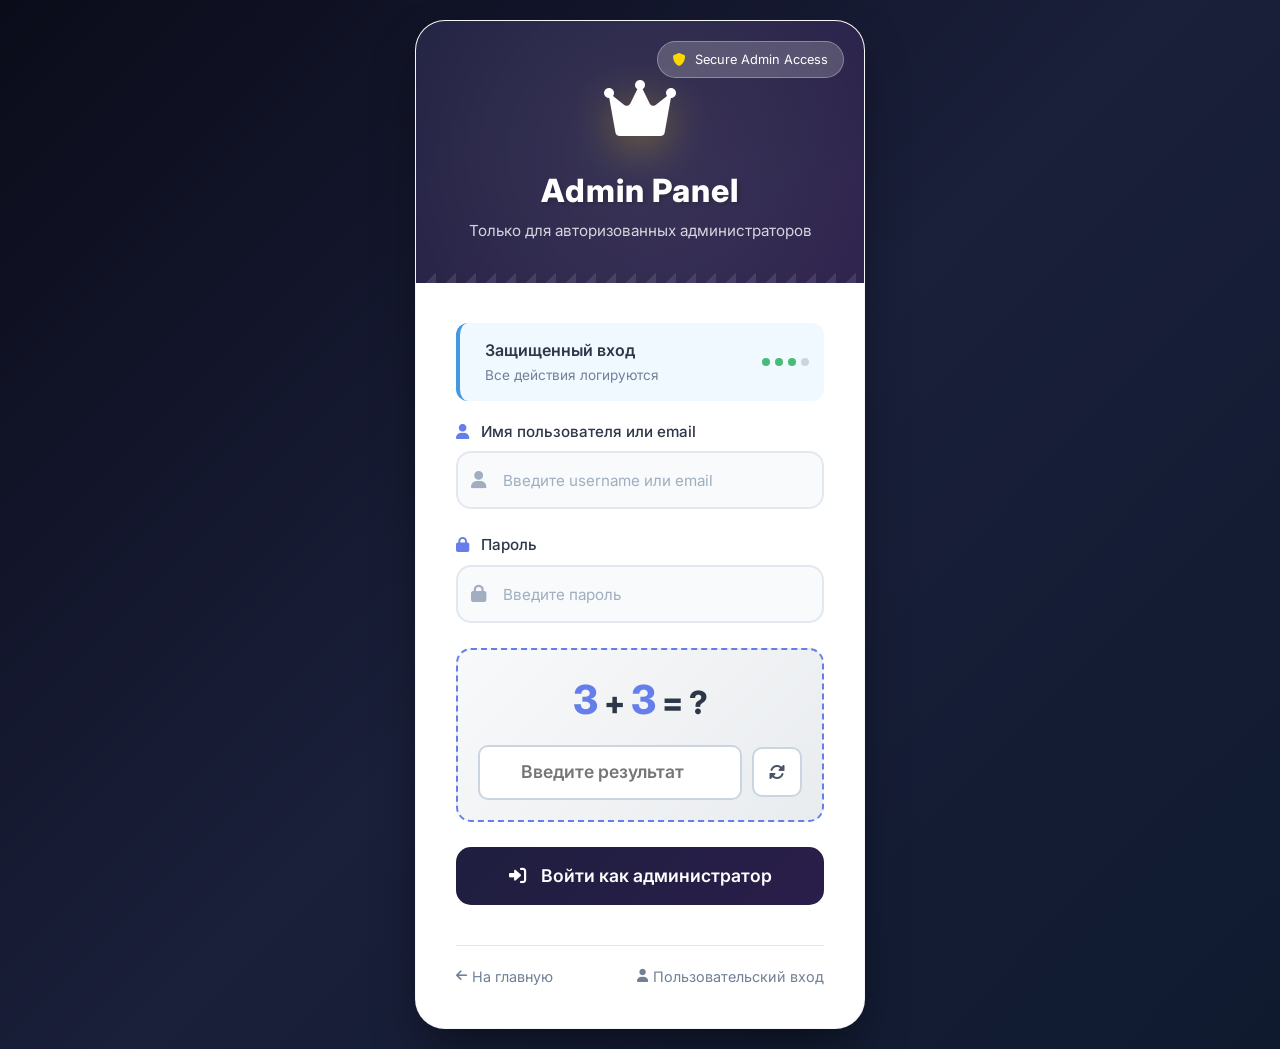
<file: admin_login.html>
<!DOCTYPE html>
<html lang="ru">
<head>
    <meta charset="UTF-8">
    <meta name="viewport" content="width=device-width, initial-scale=1.0">
    <title>Вход для администратора - ExtraService</title>
    <!-- Bootstrap CSS -->
    <link href="https://cdn.jsdelivr.net/npm/bootstrap@5.3.2/dist/css/bootstrap.min.css" rel="stylesheet">
    <!-- Font Awesome -->
    <link rel="stylesheet" href="https://cdnjs.cloudflare.com/ajax/libs/font-awesome/6.0.0-beta3/css/all.min.css">
    <!-- Google Fonts -->
    <link href="https://fonts.googleapis.com/css2?family=Inter:wght@300;400;500;600;700;800&display=swap" rel="stylesheet">
    <style>
        * {
            margin: 0;
            padding: 0;
            box-sizing: border-box;
        }

        body {
            font-family: 'Inter', sans-serif;
            background: linear-gradient(135deg, #0b0c1a 0%, #1a1f3a 50%, #0f1a2f 100%);
            min-height: 100vh;
            display: flex;
            align-items: center;
            justify-content: center;
            position: relative;
            overflow: hidden;
        }

        /* Анимированный фон */
        .background {
            position: absolute;
            width: 100%;
            height: 100%;
            overflow: hidden;
        }

        .background span {
            position: absolute;
            display: block;
            width: 20px;
            height: 20px;
            background: rgba(255, 255, 255, 0.05);
            animation: animate 25s linear infinite;
            bottom: -150px;
        }

        .background span:nth-child(1) {
            left: 25%;
            width: 80px;
            height: 80px;
            animation-delay: 0s;
        }

        .background span:nth-child(2) {
            left: 10%;
            width: 20px;
            height: 20px;
            animation-delay: 2s;
            animation-duration: 12s;
        }

        .background span:nth-child(3) {
            left: 70%;
            width: 20px;
            height: 20px;
            animation-delay: 4s;
        }

        .background span:nth-child(4) {
            left: 40%;
            width: 60px;
            height: 60px;
            animation-delay: 0s;
            animation-duration: 18s;
        }

        .background span:nth-child(5) {
            left: 65%;
            width: 20px;
            height: 20px;
            animation-delay: 0s;
        }

        .background span:nth-child(6) {
            left: 75%;
            width: 110px;
            height: 110px;
            animation-delay: 3s;
        }

        .background span:nth-child(7) {
            left: 35%;
            width: 150px;
            height: 150px;
            animation-delay: 7s;
        }

        .background span:nth-child(8) {
            left: 50%;
            width: 25px;
            height: 25px;
            animation-delay: 15s;
            animation-duration: 45s;
        }

        .background span:nth-child(9) {
            left: 20%;
            width: 15px;
            height: 15px;
            animation-delay: 2s;
            animation-duration: 35s;
        }

        .background span:nth-child(10) {
            left: 85%;
            width: 150px;
            height: 150px;
            animation-delay: 0s;
            animation-duration: 11s;
        }

        @keyframes animate {
            0% {
                transform: translateY(0) rotate(0deg);
                opacity: 1;
                border-radius: 0;
            }
            100% {
                transform: translateY(-1000px) rotate(720deg);
                opacity: 0;
                border-radius: 50%;
            }
        }

        /* Основной контейнер */
        .admin-container {
            position: relative;
            z-index: 10;
            width: 100%;
            max-width: 450px;
            margin: 20px;
        }

        /* Карточка входа */
        .admin-card {
            background: rgba(255, 255, 255, 0.95);
            backdrop-filter: blur(10px);
            border-radius: 30px;
            overflow: hidden;
            box-shadow: 0 25px 50px -12px rgba(0, 0, 0, 0.5);
            animation: fadeInUp 0.8s ease-out;
            border: 1px solid rgba(255, 255, 255, 0.2);
        }

        @keyframes fadeInUp {
            from {
                opacity: 0;
                transform: translateY(30px);
            }
            to {
                opacity: 1;
                transform: translateY(0);
            }
        }

        /* Шапка */
        .admin-header {
            background: linear-gradient(135deg, #1e1e3f 0%, #2a1e4a 100%);
            color: white;
            padding: 40px 30px;
            text-align: center;
            position: relative;
            overflow: hidden;
        }

        .admin-header::before {
            content: '';
            position: absolute;
            top: -50%;
            right: -50%;
            width: 200%;
            height: 200%;
            background: radial-gradient(circle, rgba(255,255,255,0.1) 0%, transparent 70%);
            animation: rotate 20s linear infinite;
        }

        .admin-header::after {
            content: '';
            position: absolute;
            bottom: -10px;
            left: 0;
            width: 100%;
            height: 20px;
            background: linear-gradient(135deg, transparent 50%, rgba(255,255,255,0.1) 50%);
            background-size: 20px 20px;
        }

        @keyframes rotate {
            from { transform: rotate(0deg); }
            to { transform: rotate(360deg); }
        }

        .crown-icon {
            font-size: 4rem;
            margin-bottom: 15px;
            filter: drop-shadow(0 10px 20px rgba(255,215,0,0.3));
            animation: pulse 2s infinite;
        }

        @keyframes pulse {
            0%, 100% { transform: scale(1); }
            50% { transform: scale(1.05); }
        }

        .admin-header h2 {
            font-weight: 800;
            font-size: 2rem;
            margin-bottom: 10px;
            letter-spacing: 1px;
            text-shadow: 2px 2px 4px rgba(0,0,0,0.3);
        }

        .admin-header p {
            opacity: 0.8;
            font-size: 0.95rem;
            margin-bottom: 0;
        }

        .security-badge-header {
            position: absolute;
            top: 20px;
            right: 20px;
            background: rgba(255,255,255,0.2);
            padding: 8px 15px;
            border-radius: 50px;
            font-size: 0.8rem;
            backdrop-filter: blur(5px);
            border: 1px solid rgba(255,255,255,0.3);
        }

        .security-badge-header i {
            margin-right: 5px;
            color: #ffd700;
        }

        /* Тело карточки */
        .admin-body {
            padding: 40px;
            background: white;
        }

        /* Форма */
        .form-group {
            margin-bottom: 25px;
            position: relative;
        }

        .form-group label {
            display: block;
            margin-bottom: 8px;
            font-weight: 500;
            color: #2d3748;
            font-size: 0.95rem;
        }

        .form-group label i {
            margin-right: 8px;
            color: #667eea;
        }

        .input-wrapper {
            position: relative;
        }

        .input-wrapper i {
            position: absolute;
            left: 15px;
            top: 50%;
            transform: translateY(-50%);
            color: #a0aec0;
            font-size: 1.1rem;
            transition: color 0.3s;
        }

        .input-wrapper input {
            width: 100%;
            padding: 15px 15px 15px 45px;
            border: 2px solid #e2e8f0;
            border-radius: 15px;
            font-size: 1rem;
            transition: all 0.3s;
            background: #f8fafc;
        }

        .input-wrapper input:focus {
            outline: none;
            border-color: #667eea;
            background: white;
            box-shadow: 0 0 0 4px rgba(102, 126, 234, 0.1);
        }

        .input-wrapper input:focus + i {
            color: #667eea;
        }

        .input-wrapper input::placeholder {
            color: #a0aec0;
            font-size: 0.95rem;
        }

        /* Капча */
        .captcha-container {
            background: linear-gradient(135deg, #f8f9fa 0%, #e9ecef 100%);
            border-radius: 15px;
            padding: 20px;
            margin-bottom: 25px;
            border: 2px dashed #667eea;
            text-align: center;
        }

        .captcha-question {
            font-size: 2rem;
            font-weight: 800;
            color: #2d3748;
            margin-bottom: 15px;
        }

        .captcha-question span {
            color: #667eea;
            font-size: 2.5rem;
        }

        .captcha-input-wrapper {
            display: flex;
            gap: 10px;
            align-items: center;
        }

        .captcha-input-wrapper input {
            flex: 1;
            padding: 12px;
            border: 2px solid #cbd5e0;
            border-radius: 10px;
            font-size: 1.1rem;
            text-align: center;
            font-weight: 600;
        }

        .captcha-input-wrapper input:focus {
            border-color: #667eea;
            outline: none;
        }

        .refresh-captcha {
            width: 50px;
            height: 50px;
            border: 2px solid #cbd5e0;
            border-radius: 10px;
            background: white;
            color: #4a5568;
            cursor: pointer;
            transition: all 0.3s;
            display: flex;
            align-items: center;
            justify-content: center;
        }

        .refresh-captcha:hover {
            background: #667eea;
            border-color: #667eea;
            color: white;
            transform: rotate(180deg);
        }

        /* Кнопка входа */
        .btn-admin-login {
            width: 100%;
            padding: 16px;
            background: linear-gradient(135deg, #1e1e3f 0%, #2a1e4a 100%);
            color: white;
            border: none;
            border-radius: 15px;
            font-size: 1.1rem;
            font-weight: 600;
            cursor: pointer;
            transition: all 0.3s;
            position: relative;
            overflow: hidden;
            margin-bottom: 20px;
        }

        .btn-admin-login::before {
            content: '';
            position: absolute;
            top: 0;
            left: -100%;
            width: 100%;
            height: 100%;
            background: linear-gradient(90deg, transparent, rgba(255,255,255,0.2), transparent);
            transition: left 0.5s;
        }

        .btn-admin-login:hover::before {
            left: 100%;
        }

        .btn-admin-login:hover {
            transform: translateY(-3px);
            box-shadow: 0 20px 30px -10px rgba(30, 30, 63, 0.5);
        }

        .btn-admin-login i {
            margin-right: 10px;
            transition: transform 0.3s;
        }

        .btn-admin-login:hover i {
            transform: translateX(5px);
        }

        /* Индикатор безопасности */
        .security-indicator {
            display: flex;
            align-items: center;
            gap: 10px;
            padding: 15px;
            background: #f0f9ff;
            border-radius: 12px;
            margin-bottom: 20px;
            border-left: 4px solid #4299e1;
        }

        .security-indicator i {
            font-size: 1.5rem;
            color: #4299e1;
        }

        .security-indicator .indicator-text {
            flex: 1;
        }

        .security-indicator .indicator-text .title {
            font-weight: 600;
            color: #2d3748;
            margin-bottom: 3px;
        }

        .security-indicator .indicator-text .subtitle {
            font-size: 0.85rem;
            color: #718096;
        }

        .security-level {
            display: flex;
            gap: 5px;
        }

        .level-dot {
            width: 8px;
            height: 8px;
            border-radius: 50%;
            background: #cbd5e0;
        }

        .level-dot.active {
            background: #48bb78;
            animation: pulse 1.5s infinite;
        }

        /* Дополнительные ссылки */
        .admin-links {
            display: flex;
            justify-content: space-between;
            margin-top: 20px;
            padding-top: 20px;
            border-top: 1px solid #e2e8f0;
        }

        .admin-links a {
            color: #718096;
            text-decoration: none;
            font-size: 0.9rem;
            transition: color 0.3s;
            display: flex;
            align-items: center;
            gap: 5px;
        }

        .admin-links a:hover {
            color: #1e1e3f;
        }

        .admin-links a i {
            font-size: 0.8rem;
        }

        /* Уведомления */
        .notification {
            position: fixed;
            top: 20px;
            right: 20px;
            z-index: 9999;
            animation: slideInRight 0.3s ease-out;
        }

        @keyframes slideInRight {
            from {
                transform: translateX(100%);
                opacity: 0;
            }
            to {
                transform: translateX(0);
                opacity: 1;
            }
        }

        .alert {
            border-radius: 12px;
            border: none;
            box-shadow: 0 10px 30px rgba(0,0,0,0.15);
            padding: 15px 25px;
        }

        /* Адаптивность */
        @media (max-width: 480px) {
            .admin-body {
                padding: 25px;
            }
            
            .admin-header {
                padding: 30px 20px;
            }
            
            .admin-header h2 {
                font-size: 1.5rem;
            }
            
            .captcha-question {
                font-size: 1.5rem;
            }
        }
    </style>
</head>
<body>
    <!-- Анимированный фон -->
    <div class="background">
        <span></span>
        <span></span>
        <span></span>
        <span></span>
        <span></span>
        <span></span>
        <span></span>
        <span></span>
        <span></span>
        <span></span>
    </div>

    <!-- Контейнер для уведомлений -->
    <div id="notificationContainer" class="notification" style="display: none;"></div>

    <!-- Основной контент -->
    <div class="admin-container">
        <div class="admin-card">
            <!-- Шапка -->
            <div class="admin-header">
                <div class="security-badge-header">
                    <i class="fas fa-shield-alt"></i>
                    <span>Secure Admin Access</span>
                </div>
                <div class="crown-icon">
                    <i class="fas fa-crown"></i>
                </div>
                <h2>Admin Panel</h2>
                <p>Только для авторизованных администраторов</p>
            </div>

            <!-- Тело -->
            <div class="admin-body">
                <!-- Индикатор безопасности -->
                <div class="security-indicator">
                                        <i class="fas fa-shield-halved"></i>
                    <div class="indicator-text">
                        <div class="title">Защищенный вход</div>
                        <div class="subtitle">Все действия логируются</div>
                    </div>
                    <div class="security-level">
                        <span class="level-dot active"></span>
                        <span class="level-dot active"></span>
                        <span class="level-dot active"></span>
                        <span class="level-dot"></span>
                    </div>
                </div>

                <!-- Форма входа -->
                <form id="adminLoginForm" action="admin_login_process.php" method="POST">
                    <!-- Поле для имени пользователя -->
                    <div class="form-group">
                        <label>
                            <i class="fas fa-user"></i>
                            Имя пользователя или email
                        </label>
                        <div class="input-wrapper">
                            <i class="fas fa-user"></i>
                            <input type="text" 
                                   name="username" 
                                   id="username"
                                   placeholder="Введите username или email"
                                   required
                                   autocomplete="off"
                                   value="">
                        </div>
                    </div>

                    <!-- Поле для пароля -->
                    <div class="form-group">
                        <label>
                            <i class="fas fa-lock"></i>
                            Пароль
                        </label>
                        <div class="input-wrapper">
                            <i class="fas fa-lock"></i>
                            <input type="password" 
                                   name="password" 
                                   id="password"
                                   placeholder="Введите пароль"
                                   required
                                   autocomplete="off">
                        </div>
                    </div>

                    <!-- Капча -->
                    <div class="captcha-container">
                        <div class="captcha-question">
                            <span id="num1">7</span> + <span id="num2">3</span> = ?
                        </div>
                        <div class="captcha-input-wrapper">
                            <input type="number" 
                                   name="captcha" 
                                   id="captcha"
                                   placeholder="Введите результат"
                                   required
                                   min="2"
                                   max="20">
                            <button type="button" class="refresh-captcha" onclick="refreshCaptcha()">
                                <i class="fas fa-sync-alt"></i>
                            </button>
                        </div>
                    </div>

                    <!-- Кнопка входа -->
                    <button type="submit" class="btn-admin-login" id="submitBtn">
                        <i class="fas fa-sign-in-alt"></i>
                        Войти как администратор
                    </button>

                    <!-- Информация о попытках -->
                    <div class="attempts-info" id="attemptsInfo" style="display: none;">
                        <i class="fas fa-clock"></i>
                        <span>Осталось попыток: <span id="attemptsLeft">5</span></span>
                    </div>
                </form>

                <!-- Дополнительные ссылки -->
                <div class="admin-links">
                    <a href="index.php">
                        <i class="fas fa-arrow-left"></i>
                        На главную
                    </a>
                    <a href="login.php">
                        <i class="fas fa-user"></i>
                        Пользовательский вход
                    </a>
                </div>

                <!-- Информация о последнем входе (будет заполняться через JS) -->
                <div class="last-login" id="lastLoginInfo" style="display: none;">
                    <hr>
                    <div class="text-center text-muted small">
                        <i class="fas fa-history"></i>
                        <span id="lastLoginText"></span>
                    </div>
                </div>
            </div>
        </div>
    </div>

    <!-- Модальное окно подтверждения -->
    <div class="modal fade" id="confirmModal" tabindex="-1">
        <div class="modal-dialog">
            <div class="modal-content">
                <div class="modal-header" style="background: linear-gradient(135deg, #1e1e3f 0%, #2a1e4a 100%); color: white;">
                    <h5 class="modal-title">
                        <i class="fas fa-shield-alt me-2"></i>
                        Подтверждение входа
                    </h5>
                    <button type="button" class="btn-close btn-close-white" data-bs-dismiss="modal"></button>
                </div>
                <div class="modal-body">
                    <div class="text-center mb-4">
                        <i class="fas fa-crown" style="font-size: 3rem; color: #ffd700;"></i>
                    </div>
                    
                    <p class="mb-3">Вы пытаетесь войти в административную панель.</p>
                    
                    <div class="security-details" style="background: #f8f9fa; padding: 15px; border-radius: 10px; margin-bottom: 20px;">
                        <div class="d-flex justify-content-between mb-2">
                            <span class="text-muted">IP адрес:</span>
                            <span class="fw-bold" id="userIP">192.168.1.100</span>
                        </div>
                        <div class="d-flex justify-content-between mb-2">
                            <span class="text-muted">Браузер:</span>
                            <span class="fw-bold" id="userBrowser">Chrome</span>
                        </div>
                        <div class="d-flex justify-content-between mb-2">
                            <span class="text-muted">Время:</span>
                            <span class="fw-bold" id="currentTime">12:34:56</span>
                        </div>
                        <div class="d-flex justify-content-between">
                            <span class="text-muted">Дата:</span>
                            <span class="fw-bold" id="currentDate">19.03.2026</span>
                        </div>
                    </div>
                    
                    <div class="alert alert-warning">
                        <i class="fas fa-exclamation-triangle me-2"></i>
                        Все действия в админ-панели логируются!
                    </div>
                </div>
                <div class="modal-footer">
                    <button type="button" class="btn btn-secondary" data-bs-dismiss="modal">
                        <i class="fas fa-times me-2"></i>Отмена
                    </button>
                    <button type="button" class="btn btn-primary" onclick="submitAdminForm()" id="confirmSubmitBtn">
                        <i class="fas fa-check me-2"></i>Продолжить вход
                    </button>
                </div>
            </div>
        </div>
    </div>

    <!-- Bootstrap JS -->
    <script src="https://cdn.jsdelivr.net/npm/bootstrap@5.3.2/dist/js/bootstrap.bundle.min.js"></script>
    
    <script>
        // Глобальные переменные
        let loginAttempts = 0;
        const maxAttempts = 5;
        let captchaResult = 0;
        
        // Инициализация при загрузке страницы
        document.addEventListener('DOMContentLoaded', function() {
            // Генерируем капчу
            refreshCaptcha();
            
            // Получаем информацию о пользователе
            getUserInfo();
            
            // Проверяем локальное хранилище на наличие информации о последнем входе
            checkLastLogin();
            
            // Очищаем поля ввода
            document.getElementById('username').value = '';
            document.getElementById('password').value = '';
            
            // Добавляем обработчики событий
            addInputListeners();
        });
        
        // Получение информации о пользователе
        function getUserInfo() {
            // Получаем IP (имитация, в реальности должно приходить с сервера)
            document.getElementById('userIP').textContent = '192.168.' + Math.floor(Math.random() * 255) + '.' + Math.floor(Math.random() * 255);
            
            // Определяем браузер
            const browser = getBrowser();
            document.getElementById('userBrowser').textContent = browser;
            
            // Текущее время и дата
            updateDateTime();
            setInterval(updateDateTime, 1000);
        }
        
        // Обновление времени и даты
        function updateDateTime() {
            const now = new Date();
            
            // Время
            const timeStr = now.toLocaleTimeString('ru-RU');
            document.getElementById('currentTime').textContent = timeStr;
            
            // Дата
            const dateStr = now.toLocaleDateString('ru-RU');
            document.getElementById('currentDate').textContent = dateStr;
        }
        
        // Определение браузера
        function getBrowser() {
            const userAgent = navigator.userAgent;
            
            if (userAgent.includes("Chrome")) return "Chrome";
            if (userAgent.includes("Firefox")) return "Firefox";
            if (userAgent.includes("Safari")) return "Safari";
            if (userAgent.includes("Edge")) return "Edge";
            if (userAgent.includes("Opera")) return "Opera";
            
            return "Неизвестный браузер";
        }
        
        // Проверка последнего входа
        function checkLastLogin() {
            const lastLogin = localStorage.getItem('adminLastLogin');
            
            if (lastLogin) {
                const lastLoginInfo = document.getElementById('lastLoginInfo');
                const lastLoginText = document.getElementById('lastLoginText');
                
                lastLoginText.textContent = 'Последний вход: ' + lastLogin;
                lastLoginInfo.style.display = 'block';
            }
        }
        
        // Добавление обработчиков для полей ввода
        function addInputListeners() {
            const usernameInput = document.getElementById('username');
            const passwordInput = document.getElementById('password');
            
            // Защита от копирования пароля
            passwordInput.addEventListener('copy', function(e) {
                e.preventDefault();
                showNotification('Копирование пароля запрещено', 'warning');
            });
            
            passwordInput.addEventListener('cut', function(e) {
                e.preventDefault();
                showNotification('Вырезание пароля запрещено', 'warning');
            });
            
            // Подсказки при вводе
            usernameInput.addEventListener('focus', function() {
                this.parentElement.style.borderColor = '#667eea';
            });
            
            usernameInput.addEventListener('blur', function() {
                this.parentElement.style.borderColor = '#e2e8f0';
            });
        }
        
        // Обновление капчи
        function refreshCaptcha() {
            const num1 = Math.floor(Math.random() * 10) + 1;
            const num2 = Math.floor(Math.random() * 10) + 1;
            
            document.getElementById('num1').textContent = num1;
            document.getElementById('num2').textContent = num2;
            
            captchaResult = num1 + num2;
        }
        
        // Валидация формы
        function validateForm() {
            const username = document.getElementById('username').value.trim();
            const password = document.getElementById('password').value;
            const captcha = document.getElementById('captcha').value;
            
            if (!username) {
                showNotification('Введите имя пользователя', 'error');
                return false;
            }
            
            if (!password) {
                showNotification('Введите пароль', 'error');
                return false;
            }
            
            if (password.length < 6) {
                showNotification('Пароль должен быть минимум 6 символов', 'error');
                return false;
            }
            
            if (!captcha) {
                showNotification('Введите результат капчи', 'error');
                return false;
            }
            
            if (parseInt(captcha) !== captchaResult) {
                showNotification('Неверный результат капчи', 'error');
                refreshCaptcha();
                document.getElementById('captcha').value = '';
                return false;
            }
            
            return true;
        }
        
        // Обработка отправки формы
        function handleFormSubmit(event) {
            event.preventDefault();
            
            // Валидация
            if (!validateForm()) {
                return;
            }
            
            // Проверка попыток
            if (loginAttempts >= maxAttempts) {
                showNotification('Превышено количество попыток. Попробуйте позже.', 'error');
                document.getElementById('submitBtn').disabled = true;
                return;
            }
            
            // Показываем модальное окно подтверждения
            const modal = new bootstrap.Modal(document.getElementById('confirmModal'));
            modal.show();
        }
        
        // Отправка формы после подтверждения
        function submitAdminForm() {
            // Увеличиваем счетчик попыток
            loginAttempts++;
            
            // Показываем информацию о попытках
            showAttemptsInfo();
            
            // Блокируем кнопку
            const submitBtn = document.getElementById('submitBtn');
            submitBtn.disabled = true;
            submitBtn.innerHTML = '<i class="fas fa-spinner fa-spin me-2"></i>Проверка...';
            
            // Скрываем модальное окно
            const modal = bootstrap.Modal.getInstance(document.getElementById('confirmModal'));
            modal.hide();
            
            // Имитация отправки (в реальности здесь будет fetch запрос)
            setTimeout(function() {
                // Сохраняем время последнего входа
                const now = new Date();
                localStorage.setItem('adminLastLogin', now.toLocaleString('ru-RU'));
                
                // Перенаправление (для демонстрации)
                showNotification('Вход выполнен успешно! Перенаправление...', 'success');
                
                setTimeout(function() {
                    window.location.href = 'admin_panel.html'; // Замените на реальный адрес
                }, 2000);
                
            }, 2000);
        }
        
        // Показ информации о попытках
        function showAttemptsInfo() {
            const attemptsLeft = maxAttempts - loginAttempts;
            const attemptsInfo = document.getElementById('attemptsInfo');
            const attemptsLeftSpan = document.getElementById('attemptsLeft');
            
            attemptsLeftSpan.textContent = attemptsLeft;
            attemptsInfo.style.display = 'block';
            
            if (attemptsLeft <= 2) {
                attemptsInfo.style.background = '#fed7d7';
                attemptsInfo.style.color = '#c53030';
            }
        }
        
        // Показ уведомлений
        function showNotification(message, type) {
            const container = document.getElementById('notificationContainer');
            
            // Создаем уведомление
            const notification = document.createElement('div');
            notification.className = `alert alert-${type === 'error' ? 'danger' : type} alert-dismissible fade show`;
            notification.role = 'alert';
            notification.innerHTML = `
                <i class="fas fa-${type === 'error' ? 'exclamation-circle' : type === 'success' ? 'check-circle' : 'info-circle'} me-2"></i>
                ${message}
                <button type="button" class="btn-close" data-bs-dismiss="alert"></button>
            `;
            
            // Показываем контейнер
            container.style.display = 'block';
            container.innerHTML = '';
            container.appendChild(notification);
            
            // Автоматически скрываем через 5 секунд
            setTimeout(function() {
                if (container.firstChild) {
                    container.firstChild.remove();
                }
                container.style.display = 'none';
            }, 5000);
        }
        
        // Привязываем обработчик к форме
        document.getElementById('adminLoginForm').addEventListener('submit', handleFormSubmit);
        
        // Защита от перезагрузки при попытке закрыть страницу
        window.addEventListener('beforeunload', function(e) {
            // Только если есть несохраненные данные
            if (document.getElementById('username').value || document.getElementById('password').value) {
                e.preventDefault();
                e.returnValue = '';
            }
        });
    </script>
</body>
</html>
</file>
